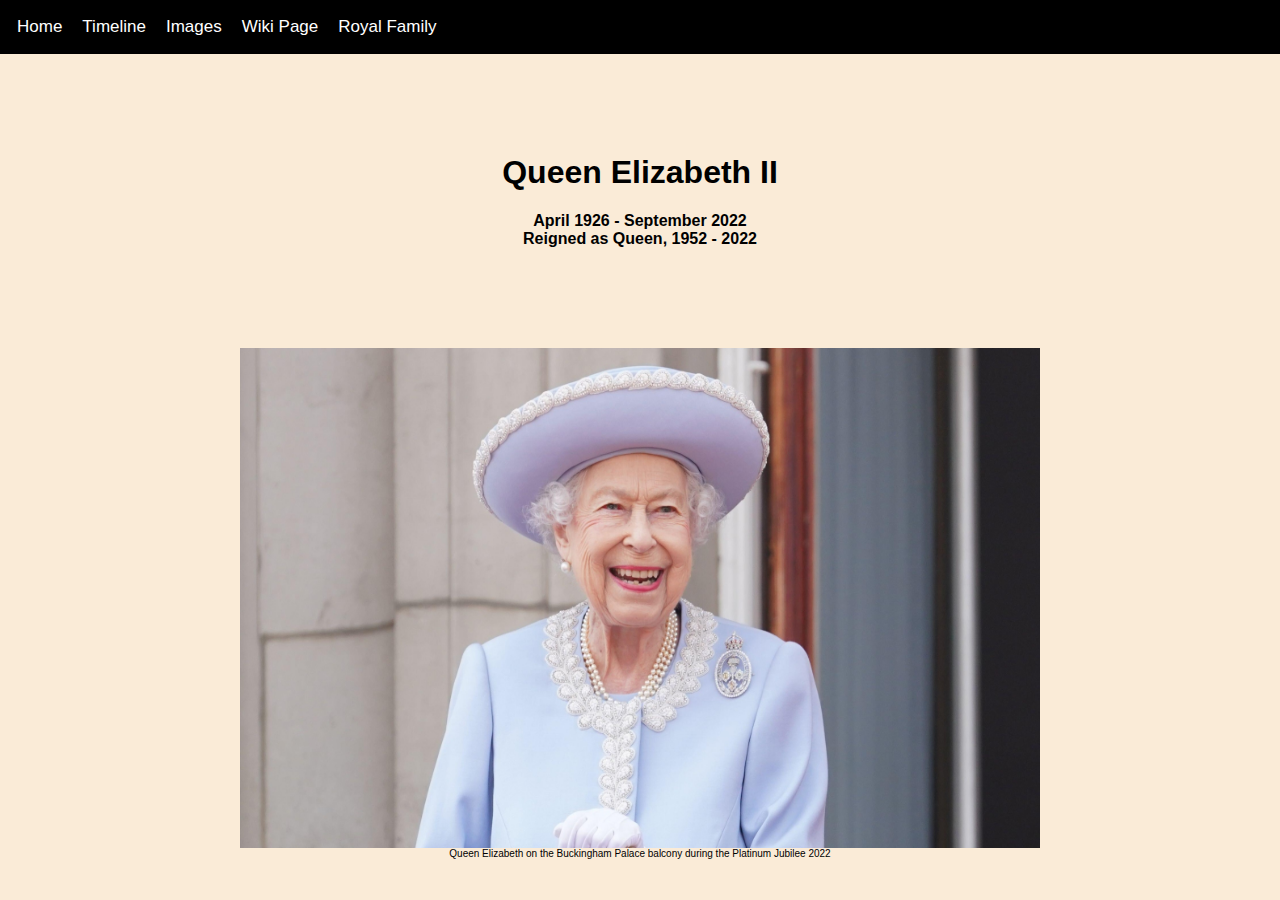
<file: index.html>
<!DOCTYPE html>
<html lang="en">
<head>
    <meta charset="UTF-8">
    <meta http-equiv="X-UA-Compatible" content="IE=edge">
    <meta name="viewport" content="width=device-width, initial-scale=1.0">
    <link rel="stylesheet" href="styles.css">
    <title>Queen Elizabeth II Tribute</title>
</head>
<body>
    <header>
        <div class="navbar">
        <nav>
            <a href="index.html">Home</a>
            <a href="timeline.html">Timeline</a>
            <a href="https://www.google.com/search?q=queen+elizabeth+II&source=lnms&tbm=isch&sa=X&ved=2ahUKEwia9cqpn7_6AhWHgP0HHd7vDEYQ_AUoAnoECAMQBA&cshid=1664634690742739&biw=1600&bih=912&dpr=0.9">Images</a>
            <a href="https://en.wikipedia.org/wiki/Elizabeth_II">Wiki Page</a>
            <a href="https://www.royal.uk">Royal Family</a>
        </nav>
        </div>
    </header>
    <main>
        <div class="top">
            <h1>Queen Elizabeth II</h1>
            <h4>April 1926 - September 2022</h4>
            <h4>Reigned as Queen, 1952 - 2022</h4>
        </div>
        <div class="photo">
            <figure>
            <img src="images/picture1.jpg" alt="Queen Elizabeth II photo">
            <figcaption>Queen Elizabeth on the Buckingham Palace balcony during the Platinum Jubilee 2022</figcaption>
            </figure>
        </div>
    </main>
</body>
</html>
</file>
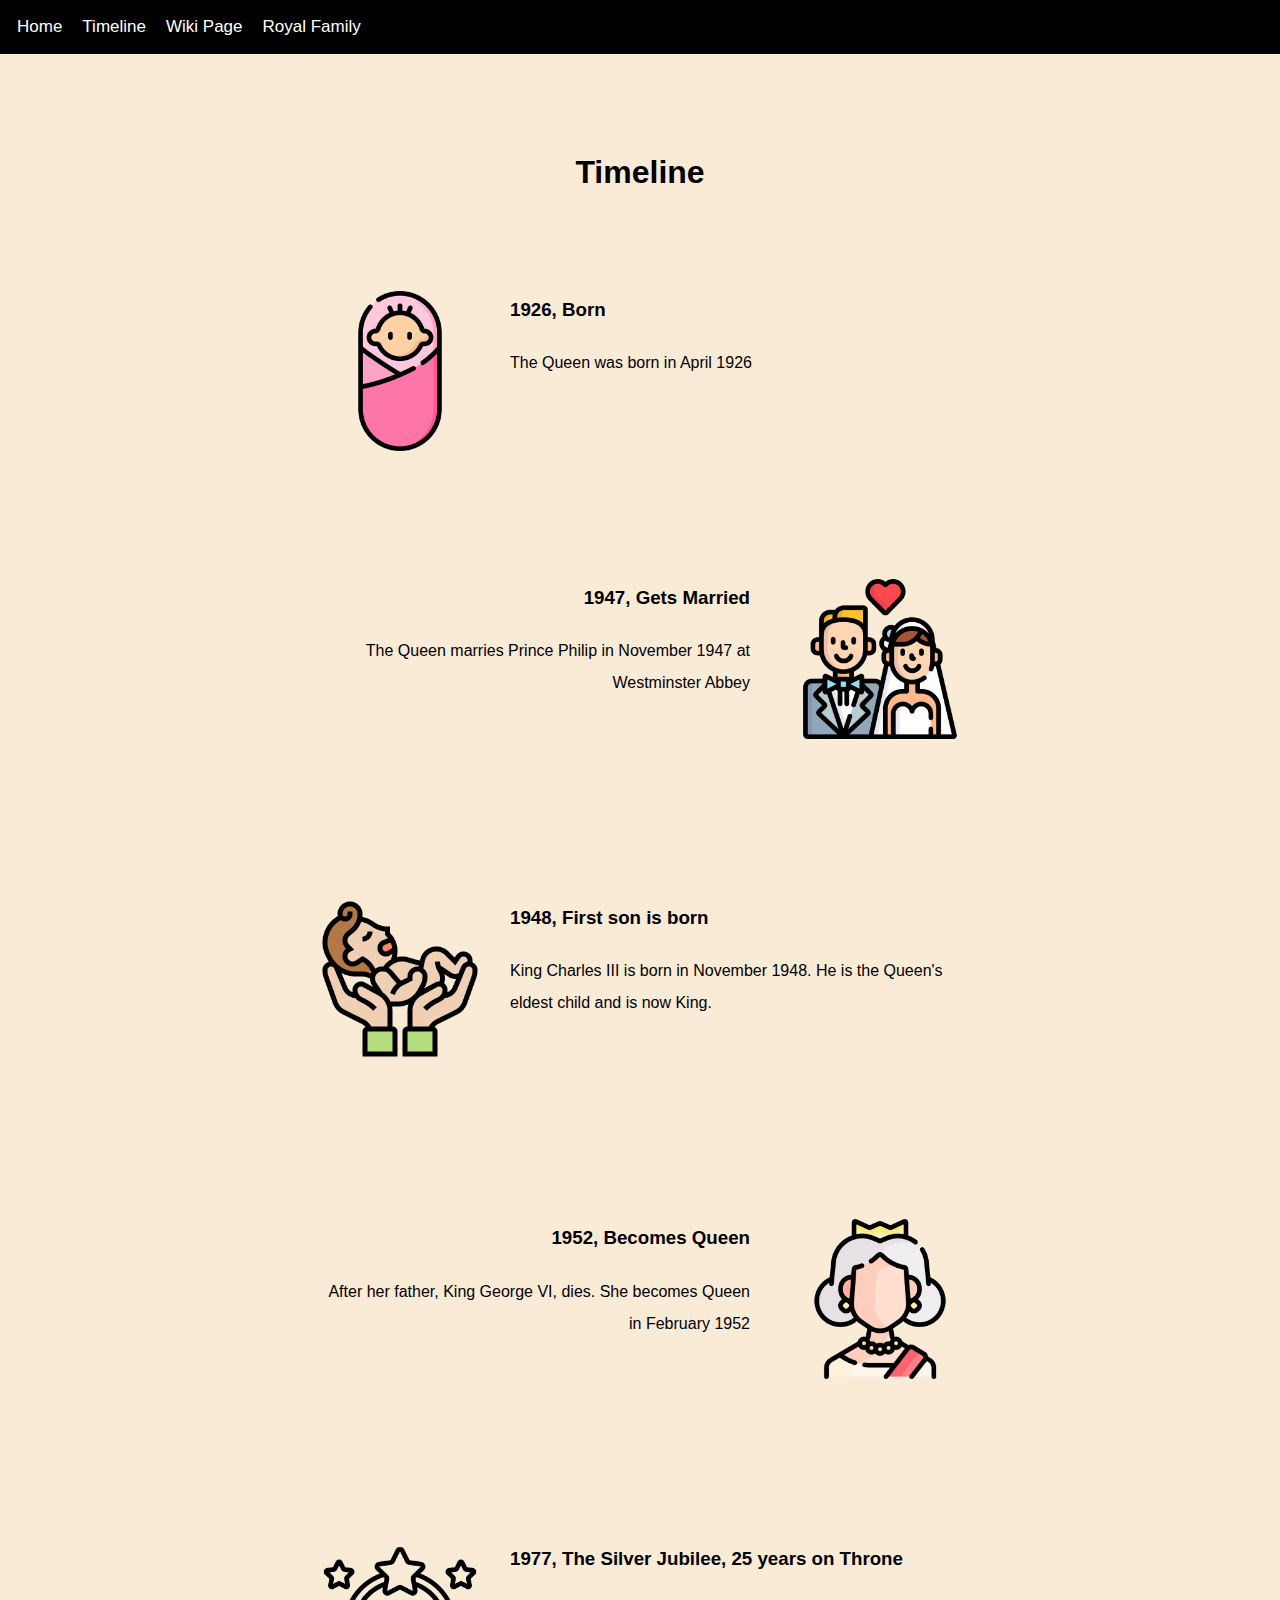
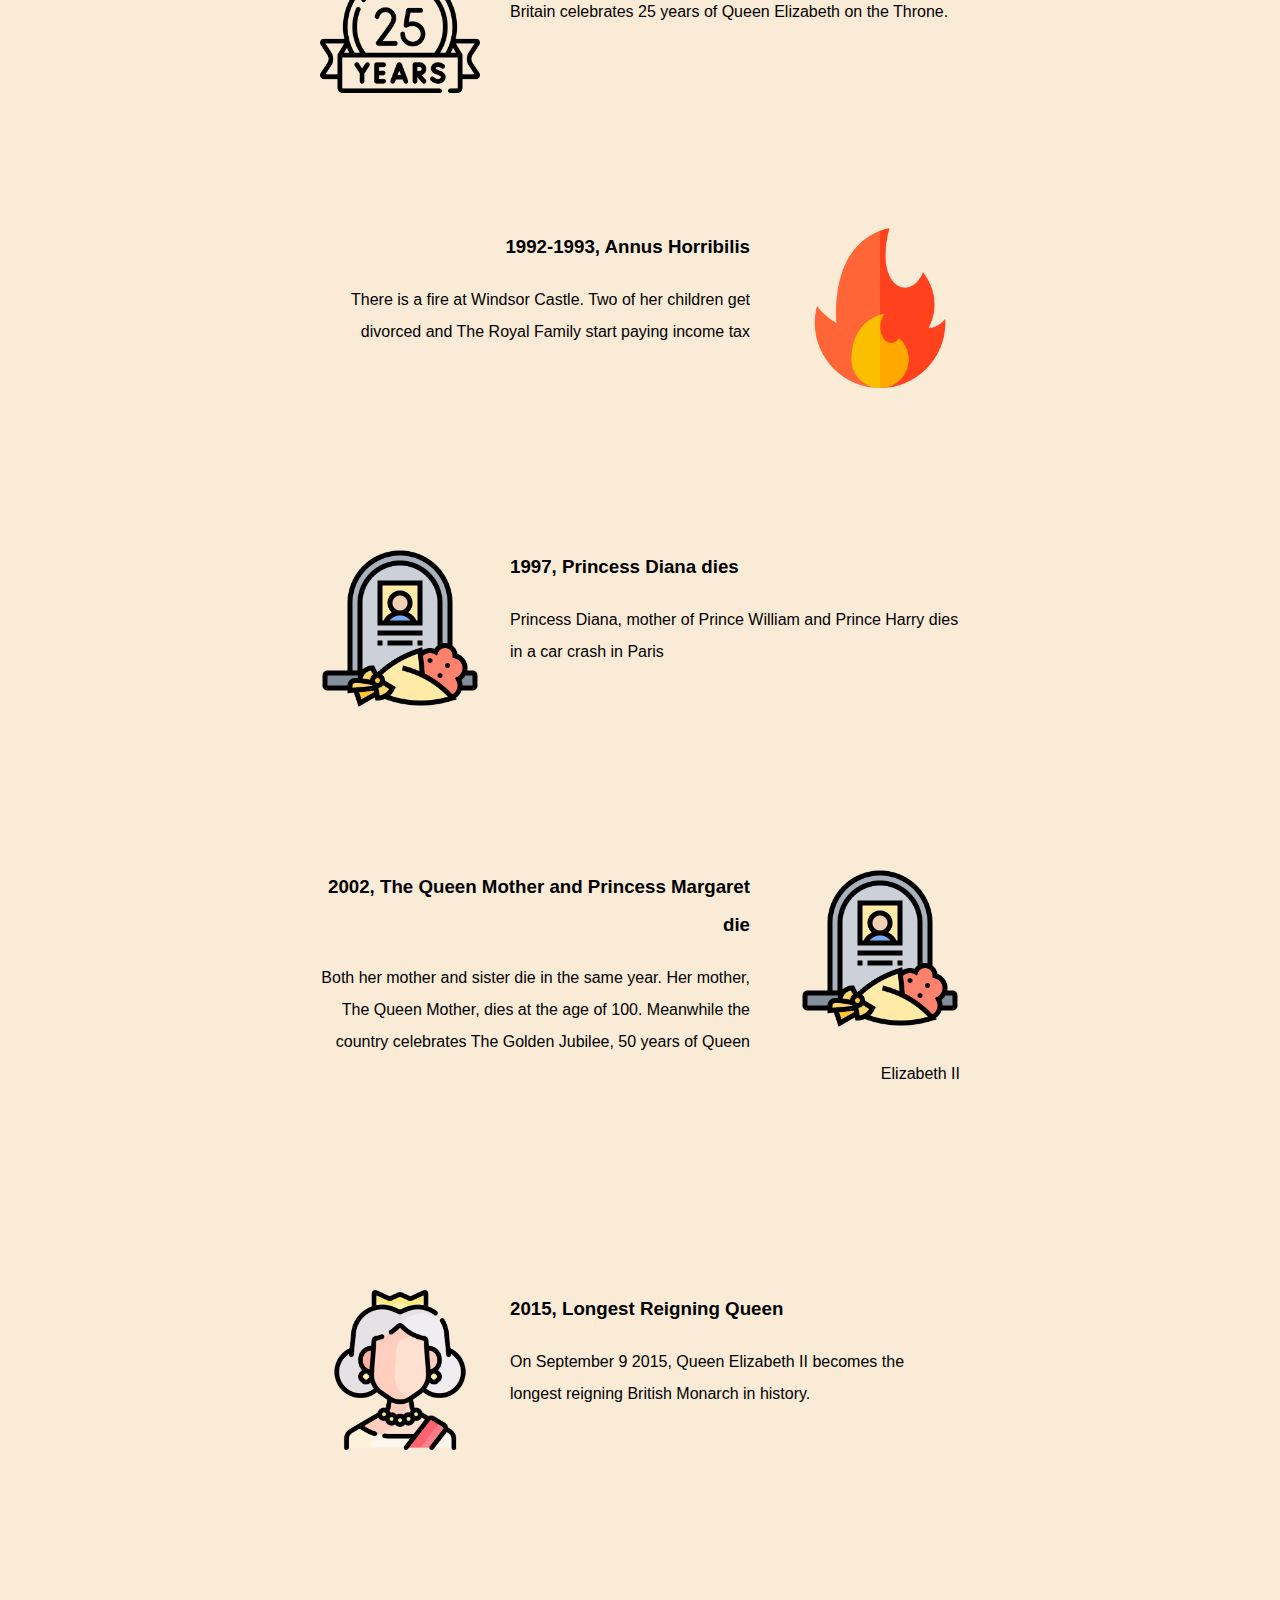
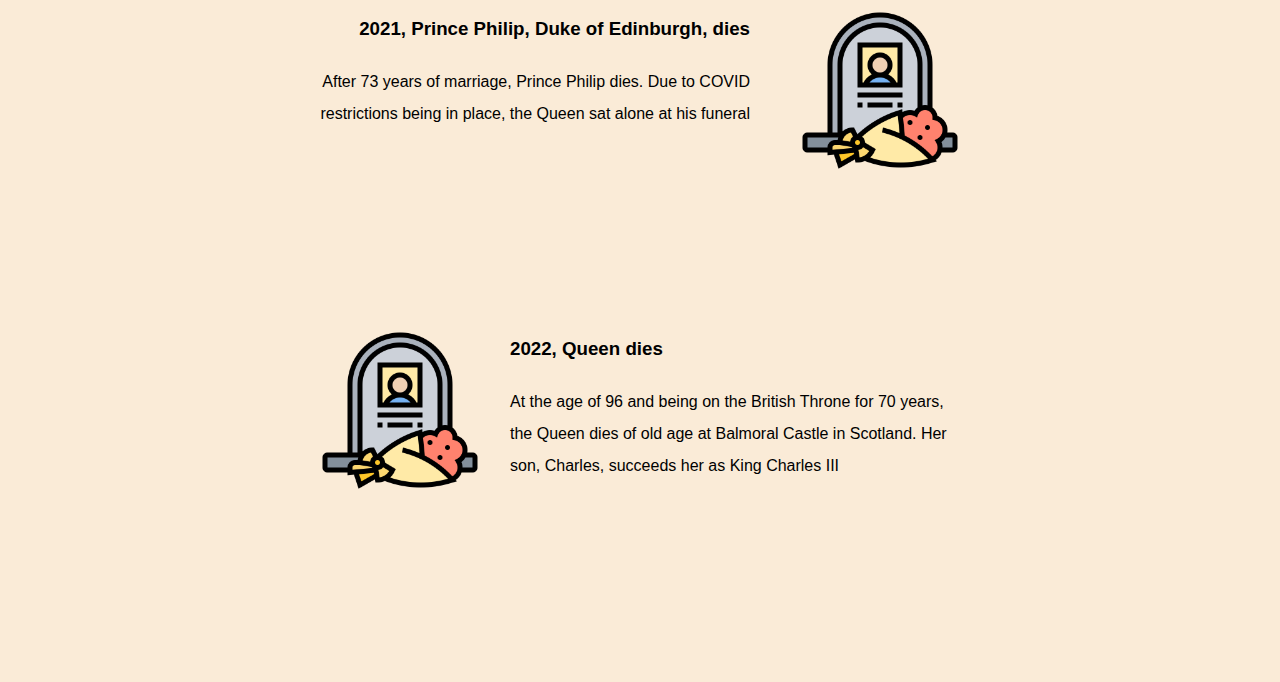
<file: timeline.html>
<!DOCTYPE html>
<html lang="en">
<head>
    <meta charset="UTF-8">
    <meta http-equiv="X-UA-Compatible" content="IE=edge">
    <meta name="viewport" content="width=device-width, initial-scale=1.0">
    <link rel="stylesheet" href="styles.css">
    <title>Timeline</title>
</head>
<body>
    <header>
        <div class="navbar">
        <nav>
            <a href="index.html">Home</a>
            <a href="timeline.html">Timeline</a>
            <a href="https://en.wikipedia.org/wiki/Elizabeth_II">Wiki Page</a>
            <a href="https://www.royal.uk">Royal Family</a>
        </nav>
        </div>
    </header>
    <main>
        <div class="top">
            <h1>Timeline</h1>
            <div class="timeline-row-left">
                <img class="birthpic" src="images/baby-born.png" alt="birth">
                <h3>1926, Born</h3>
                <p>The Queen was born in April 1926</p>
            </div>
            <div class="timeline-row-right">
                <img class="marriagepic" src="images/wedding.png" alt="married">
                <h3>1947, Gets Married</h3>
                <p>The Queen marries Prince Philip in November 1947 at Westminster Abbey</p>
            </div>
            <div class="timeline-row-left">
                <img class="birthpic" src="images/baby.png" alt="son born">
                <h3>1948, First son is born</h3>
                <p>King Charles III is born in November 1948. He is the Queen's eldest child and is now King.</p>
            </div>
            <div class="timeline-row-right">
                <img class="marriagepic" src="images/queen.png" alt="Queen">
                <h3>1952, Becomes Queen</h3>
                <p>After her father, King George VI, dies. She becomes Queen in February 1952</p>
            </div>
            <div class="timeline-row-left">
                <img class="birthpic" src="images/anniversary.png" alt="silver jubilee">
                <h3>1977, The Silver Jubilee, 25 years on Throne</h3>
                <p>Britain celebrates 25 years of Queen Elizabeth on the Throne.</p>
            </div>
            <div class="timeline-row-right">
                <img class="marriagepic" src="images/fire.png" alt="annus horribilis">
                <h3>1992-1993, Annus Horribilis</h3>
                <p>There is a fire at Windsor Castle. Two of her children get divorced and The Royal Family start paying income tax</p>
            </div>
            <div class="timeline-row-left">
                <img class="birthpic" src="images/tombstone.png" alt="Diana dies">
                <h3>1997, Princess Diana dies</h3>
                <p>Princess Diana, mother of Prince William and Prince Harry dies in a car crash in Paris</p>
            </div>
            <div class="timeline-row-right">
                <img class="marriagepic" src="images/tombstone.png" alt="mother and sister die">
                <h3>2002, The Queen Mother and Princess Margaret die</h3>
                <p>Both her mother and sister die in the same year. Her mother, The Queen Mother, dies at the age of 100. Meanwhile the country celebrates The Golden Jubilee, 50 years of Queen Elizabeth II</p>
            </div>
            <div class="timeline-row-left">
                <img class="birthpic" src="images/queen.png" alt="longest reigning Queen">
                <h3>2015, Longest Reigning Queen</h3>
                <p>On September 9 2015, Queen Elizabeth II becomes the longest reigning British Monarch in history.</p>
            </div>
            <div class="timeline-row-right">
                <img class="marriagepic" src="images/tombstone.png" alt="Philip dies">
                <h3>2021, Prince Philip, Duke of Edinburgh, dies</h3>
                <p>After 73 years of marriage, Prince Philip dies. Due to COVID restrictions being in place, the Queen sat alone at his funeral</p>
            </div>
            <div class="timeline-row-left">
                <img class="birthpic" src="images/tombstone.png" alt="Queen dies">
                <h3>2022, Queen dies</h3>
                <p>At the age of 96 and being on the British Throne for 70 years, the Queen dies of old age at Balmoral Castle in Scotland. Her son, Charles, succeeds her as King Charles III</p>
            </div>
        </div>
    </main>
    <footer>
    </footer>
</body>
</html>
</file>
<file: styles.css>
/***tag selectors***/

body {
    margin: 0;
    background-color: antiquewhite;
    font-family: Verdana, Geneva, Tahoma, sans-serif;
}

h4 {
    margin: 0;
}

img {
    height: 500px;
    width: 800px;
    display: block;
    margin-left: auto;
    margin-right: auto;
}

figcaption {
    text-align: center;
    font-size: x-small;
}



/***class selectors****/

.navbar {
    padding: 7px;
    background-color: black;
    overflow: hidden;
}

.navbar a{
    color: white;
    font-size: 17px;
    text-decoration: none;
    padding: 10px 10px;
    float: left;
}

.navbar a:hover{
    color: black;
    background-color: white;
}

.top {
    text-align: center;
    margin: 100px auto 100px auto;
}

.timeline-row-left {
    width: 50%;
    margin: 100px auto 200px auto;
    text-align: left;
    line-height: 2;
}

.timeline-row-right {
    width: 50%;
    margin: 100px auto 200px auto;
    text-align: right;
    line-height: 2;
}

.birthpic {
    float: left;
    width: 25%;
    height: 25%;
    margin-right: 30px;
}

.marriagepic {
    float: right;
    width: 25%;
    height: 25%;
    margin-left: 50px;
}
</file>
